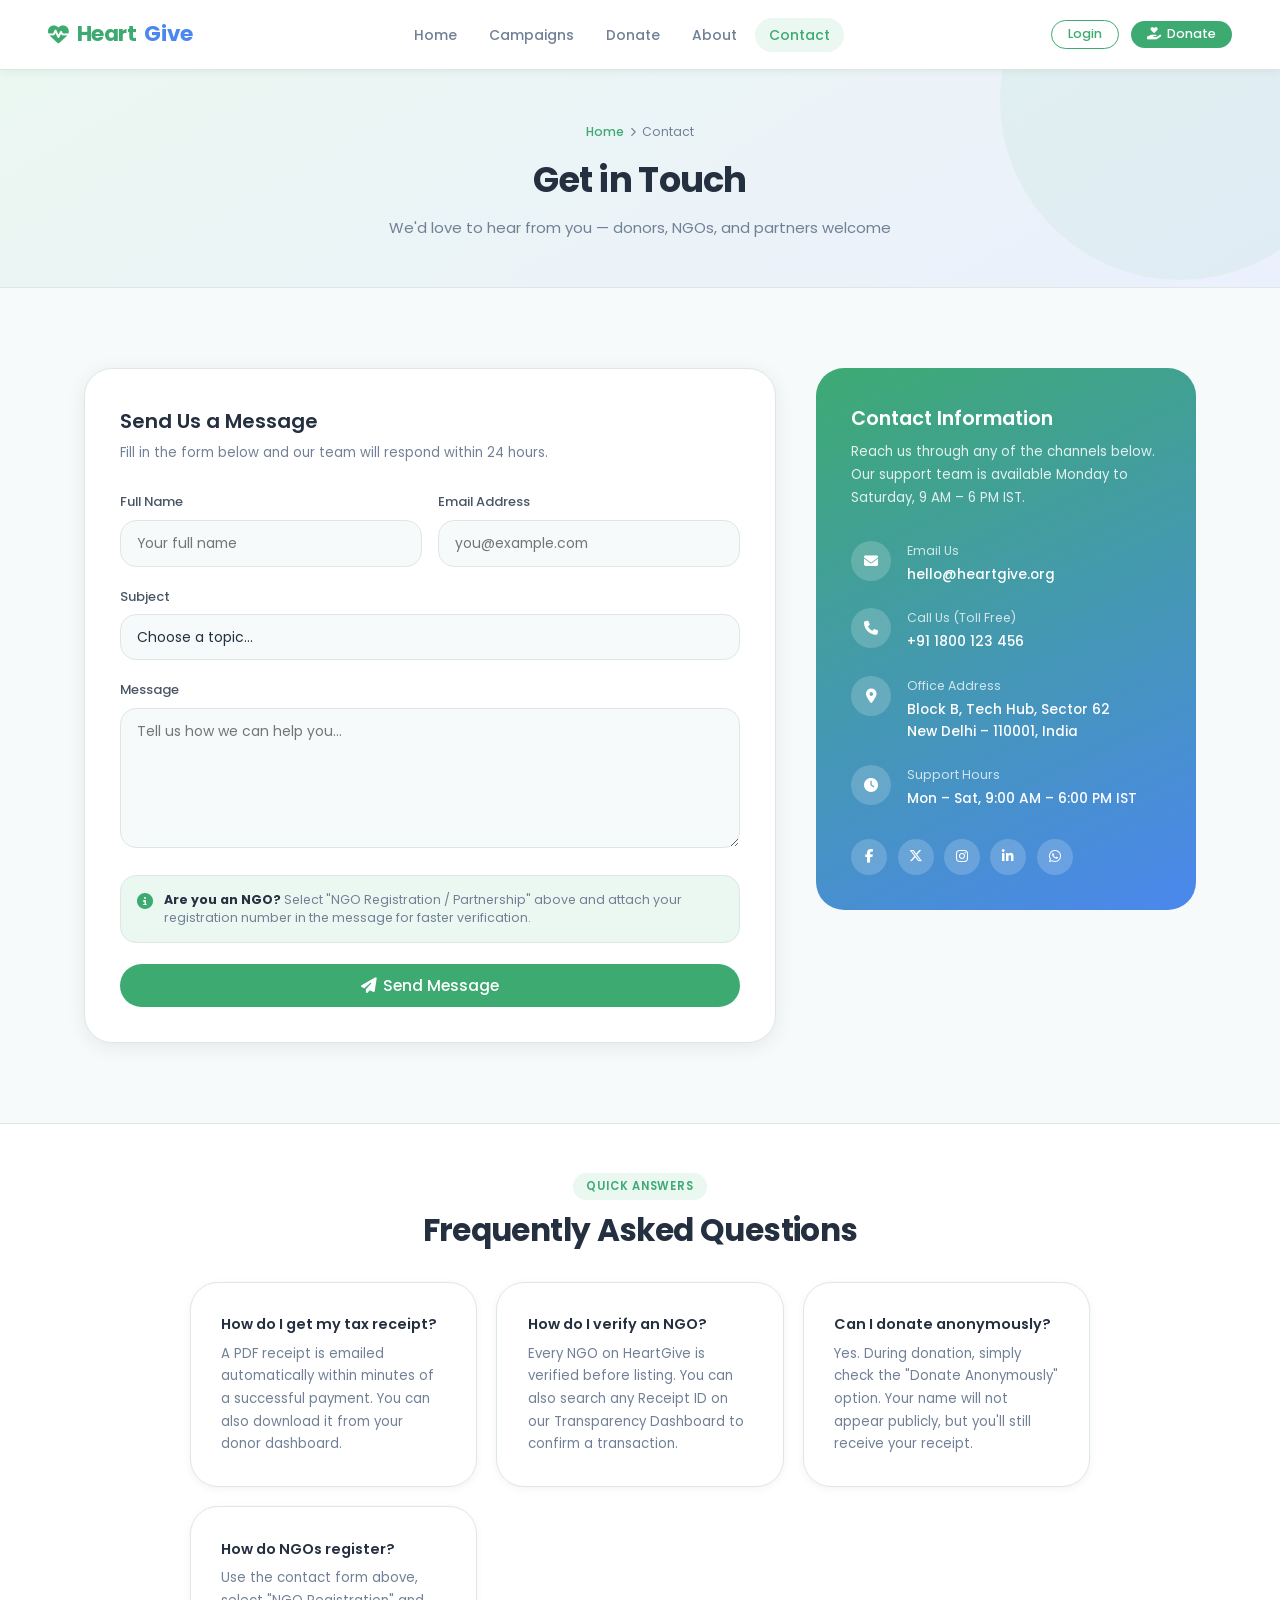
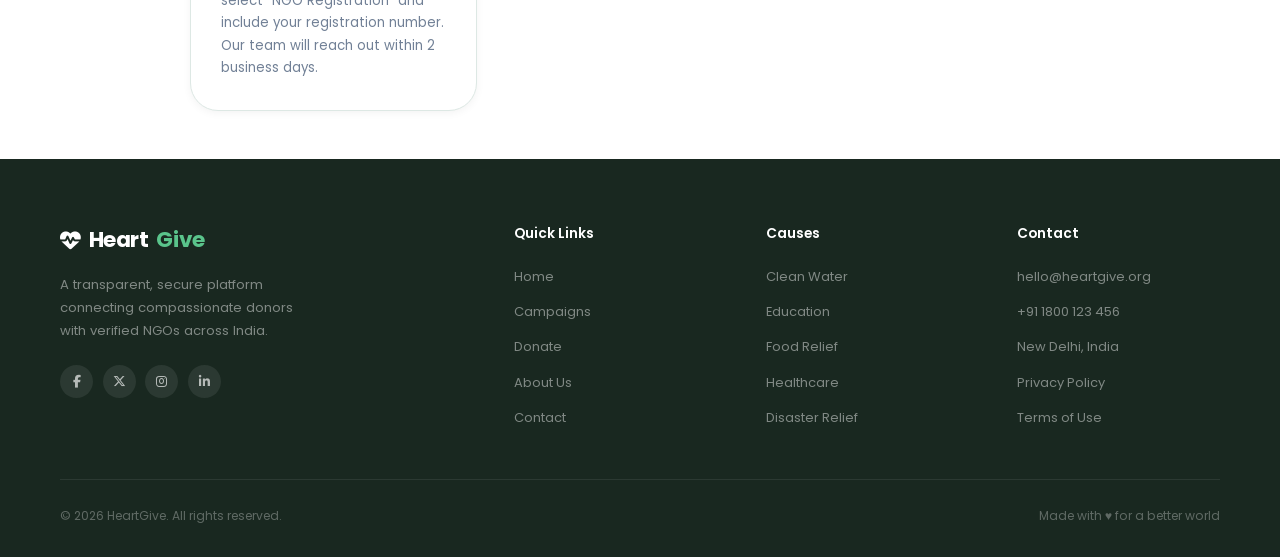
<file: contact.html>
<!DOCTYPE html>
<html lang="en">
<head>
  <meta charset="UTF-8">
  <meta name="viewport" content="width=device-width, initial-scale=1.0">
  <title>Contact – HeartGive</title>
  <link rel="stylesheet" href="style.css">
  <link rel="preconnect" href="https://fonts.googleapis.com">
  <link rel="preconnect" href="https://fonts.gstatic.com" crossorigin>
  <link rel="stylesheet" href="https://cdnjs.cloudflare.com/ajax/libs/font-awesome/6.4.0/css/all.min.css">
</head>
<body>

  <!-- ========== NAVBAR ========== -->
  <nav class="navbar">
    <a href="index.html" class="nav-logo">
      <i class="fa-solid fa-heart-pulse"></i>
      Heart<span class="logo-give">Give</span>
    </a>
    <ul class="nav-links">
      <li><a href="index.html">Home</a></li>
      <li><a href="campaigns.html">Campaigns</a></li>
      <li><a href="donate.html">Donate</a></li>
      <li><a href="about.html">About</a></li>
      <li><a href="contact.html" class="active">Contact</a></li>
    </ul>
    <div class="nav-actions">
      <a href="#" class="btn btn-outline btn-sm">Login</a>
      <a href="donate.html" class="btn btn-primary btn-sm">
        <i class="fa-solid fa-hand-holding-heart"></i> Donate
      </a>
    </div>
  </nav>

  <!-- ========== PAGE HEADER ========== -->
  <div class="page-header">
    <div class="breadcrumb">
      <a href="index.html">Home</a>
      <i class="fa-solid fa-chevron-right"></i>
      Contact
    </div>
    <h1>Get in Touch</h1>
    <p>We'd love to hear from you — donors, NGOs, and partners welcome</p>
  </div>

  <!-- ========== CONTACT SECTION ========== -->
  <section class="section">
    <div class="container">
      <div class="contact-layout">

        <!-- Contact Form -->
        <div class="form-card">
          <h2>Send Us a Message</h2>
          <p class="form-subtitle">Fill in the form below and our team will respond within 24 hours.</p>

          <form>
            <div class="form-row">
              <div class="form-group">
                <label for="cname">Full Name</label>
                <input type="text" id="cname" placeholder="Your full name" required>
              </div>
              <div class="form-group">
                <label for="cemail">Email Address</label>
                <input type="email" id="cemail" placeholder="you@example.com" required>
              </div>
            </div>

            <div class="form-group">
              <label for="subject">Subject</label>
              <select id="subject">
                <option value="" disabled selected>Choose a topic…</option>
                <option>General Inquiry</option>
                <option>NGO Registration / Partnership</option>
                <option>Donation Support</option>
                <option>Technical Issue</option>
                <option>Report Fraudulent Activity</option>
                <option>Media &amp; Press</option>
              </select>
            </div>

            <div class="form-group">
              <label for="cmsg">Message</label>
              <textarea id="cmsg" placeholder="Tell us how we can help you…" style="min-height: 140px;" required></textarea>
            </div>

            <!-- NGO registration note -->
            <div style="
              background: var(--primary-bg);
              border: 1px solid var(--border);
              border-radius: var(--radius-md);
              padding: 0.9rem 1rem;
              margin-bottom: 1.3rem;
              display: flex;
              align-items: flex-start;
              gap: 0.65rem;
            ">
              <i class="fa-solid fa-circle-info" style="color: var(--primary); margin-top: 0.18rem; flex-shrink: 0;"></i>
              <p style="font-size: 0.78rem; color: var(--text-gray); line-height: 1.5; margin: 0;">
                <strong style="color: var(--text-dark);">Are you an NGO?</strong>
                Select "NGO Registration / Partnership" above and attach your registration number in the message for faster verification.
              </p>
            </div>

            <button type="submit" class="btn btn-primary btn-lg" style="width: 100%; justify-content: center;">
              <i class="fa-solid fa-paper-plane"></i> Send Message
            </button>
          </form>
        </div>

        <!-- Contact Info Card -->
        <div class="contact-info-card">
          <h3>Contact Information</h3>
          <p>Reach us through any of the channels below. Our support team is available Monday to Saturday, 9 AM – 6 PM IST.</p>

          <div class="contact-item">
            <div class="contact-icon">
              <i class="fa-solid fa-envelope"></i>
            </div>
            <div>
              <h5>Email Us</h5>
              <p>hello@heartgive.org</p>
            </div>
          </div>

          <div class="contact-item">
            <div class="contact-icon">
              <i class="fa-solid fa-phone"></i>
            </div>
            <div>
              <h5>Call Us (Toll Free)</h5>
              <p>+91 1800 123 456</p>
            </div>
          </div>

          <div class="contact-item">
            <div class="contact-icon">
              <i class="fa-solid fa-location-dot"></i>
            </div>
            <div>
              <h5>Office Address</h5>
              <p>Block B, Tech Hub, Sector 62<br>New Delhi – 110001, India</p>
            </div>
          </div>

          <div class="contact-item">
            <div class="contact-icon">
              <i class="fa-solid fa-clock"></i>
            </div>
            <div>
              <h5>Support Hours</h5>
              <p>Mon – Sat, 9:00 AM – 6:00 PM IST</p>
            </div>
          </div>

          <div class="contact-socials">
            <a href="#" class="c-social"><i class="fa-brands fa-facebook-f"></i></a>
            <a href="#" class="c-social"><i class="fa-brands fa-x-twitter"></i></a>
            <a href="#" class="c-social"><i class="fa-brands fa-instagram"></i></a>
            <a href="#" class="c-social"><i class="fa-brands fa-linkedin-in"></i></a>
            <a href="#" class="c-social"><i class="fa-brands fa-whatsapp"></i></a>
          </div>
        </div>

      </div>
    </div>
  </section>

  <!-- ========== FAQ STRIP ========== -->
  <section class="section-sm" style="background: white; border-top: 1px solid var(--border);">
    <div class="container">
      <div class="section-header" style="margin-bottom: 2rem;">
        <span class="section-label">Quick Answers</span>
        <h2>Frequently Asked Questions</h2>
      </div>

      <div style="display: grid; grid-template-columns: repeat(auto-fit, minmax(280px, 1fr)); gap: 1.2rem; max-width: 900px; margin: 0 auto;">

        <div class="mv-card">
          <h3 style="font-size: 0.9rem; margin-bottom: 0.4rem;">How do I get my tax receipt?</h3>
          <p>A PDF receipt is emailed automatically within minutes of a successful payment. You can also download it from your donor dashboard.</p>
        </div>

        <div class="mv-card">
          <h3 style="font-size: 0.9rem; margin-bottom: 0.4rem;">How do I verify an NGO?</h3>
          <p>Every NGO on HeartGive is verified before listing. You can also search any Receipt ID on our Transparency Dashboard to confirm a transaction.</p>
        </div>

        <div class="mv-card">
          <h3 style="font-size: 0.9rem; margin-bottom: 0.4rem;">Can I donate anonymously?</h3>
          <p>Yes. During donation, simply check the "Donate Anonymously" option. Your name will not appear publicly, but you'll still receive your receipt.</p>
        </div>

        <div class="mv-card">
          <h3 style="font-size: 0.9rem; margin-bottom: 0.4rem;">How do NGOs register?</h3>
          <p>Use the contact form above, select "NGO Registration" and include your registration number. Our team will reach out within 2 business days.</p>
        </div>

      </div>
    </div>
  </section>

  <!-- ========== FOOTER ========== -->
  <footer>
    <div class="footer-inner">
      <div class="footer-top">
        <div class="footer-brand">
          <a href="index.html" class="nav-logo">
            <i class="fa-solid fa-heart-pulse"></i>
            Heart<span class="logo-give" style="color: var(--primary-light)">Give</span>
          </a>
          <p>A transparent, secure platform connecting compassionate donors with verified NGOs across India.</p>
          <div class="footer-social">
            <a href="#" class="f-social-btn"><i class="fa-brands fa-facebook-f"></i></a>
            <a href="#" class="f-social-btn"><i class="fa-brands fa-x-twitter"></i></a>
            <a href="#" class="f-social-btn"><i class="fa-brands fa-instagram"></i></a>
            <a href="#" class="f-social-btn"><i class="fa-brands fa-linkedin-in"></i></a>
          </div>
        </div>
        <div class="footer-col">
          <h4>Quick Links</h4>
          <ul>
            <li><a href="index.html">Home</a></li>
            <li><a href="campaigns.html">Campaigns</a></li>
            <li><a href="donate.html">Donate</a></li>
            <li><a href="about.html">About Us</a></li>
            <li><a href="contact.html">Contact</a></li>
          </ul>
        </div>
        <div class="footer-col">
          <h4>Causes</h4>
          <ul>
            <li><a href="campaigns.html">Clean Water</a></li>
            <li><a href="campaigns.html">Education</a></li>
            <li><a href="campaigns.html">Food Relief</a></li>
            <li><a href="campaigns.html">Healthcare</a></li>
            <li><a href="campaigns.html">Disaster Relief</a></li>
          </ul>
        </div>
        <div class="footer-col">
          <h4>Contact</h4>
          <ul>
            <li><a href="mailto:hello@heartgive.org">hello@heartgive.org</a></li>
            <li><a href="tel:+911800123456">+91 1800 123 456</a></li>
            <li><a href="#">New Delhi, India</a></li>
            <li><a href="#">Privacy Policy</a></li>
            <li><a href="#">Terms of Use</a></li>
          </ul>
        </div>
      </div>
      <div class="footer-bottom">
        <span>&copy; 2026 HeartGive. All rights reserved.</span>
        <span>Made with &hearts; for a better world</span>
      </div>
    </div>
  </footer>

</body>
</html>
</file>
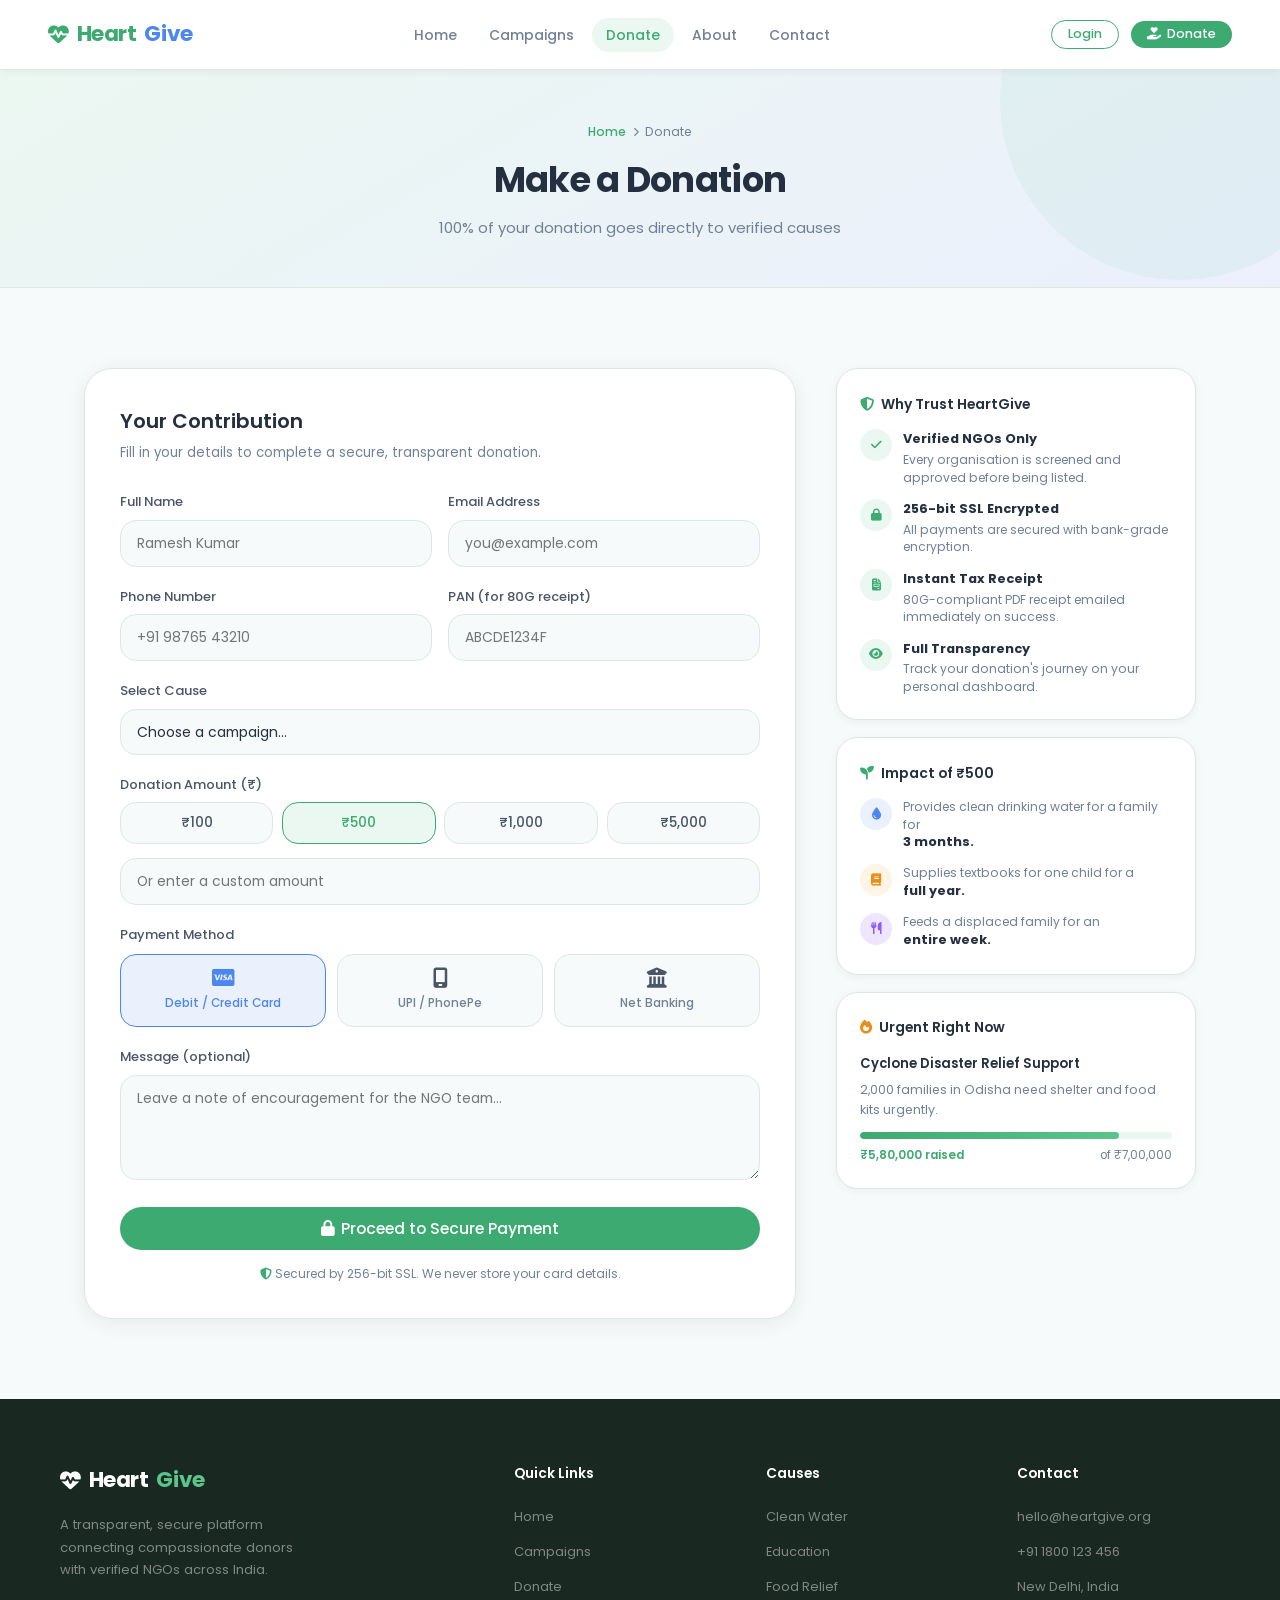
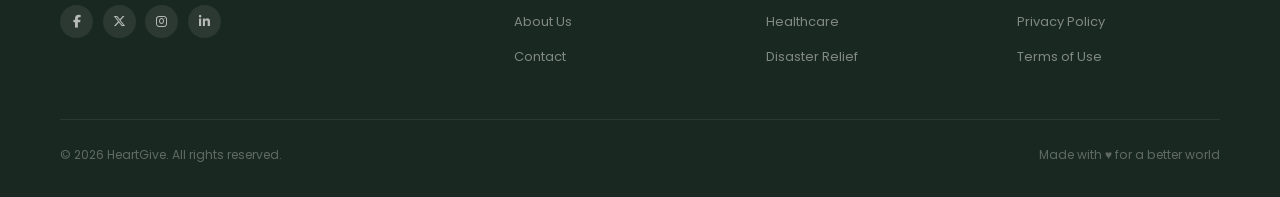
<file: donate.html>
<!DOCTYPE html>
<html lang="en">
<head>
  <meta charset="UTF-8">
  <meta name="viewport" content="width=device-width, initial-scale=1.0">
  <title>Donate – HeartGive</title>
  <link rel="stylesheet" href="style.css">
  <link rel="preconnect" href="https://fonts.googleapis.com">
  <link rel="preconnect" href="https://fonts.gstatic.com" crossorigin>
  <link rel="stylesheet" href="https://cdnjs.cloudflare.com/ajax/libs/font-awesome/6.4.0/css/all.min.css">
</head>
<body>

  <!-- ========== NAVBAR ========== -->
  <nav class="navbar">
    <a href="index.html" class="nav-logo">
      <i class="fa-solid fa-heart-pulse"></i>
      Heart<span class="logo-give">Give</span>
    </a>
    <ul class="nav-links">
      <li><a href="index.html">Home</a></li>
      <li><a href="campaigns.html">Campaigns</a></li>
      <li><a href="donate.html" class="active">Donate</a></li>
      <li><a href="about.html">About</a></li>
      <li><a href="contact.html">Contact</a></li>
    </ul>
    <div class="nav-actions">
      <a href="#" class="btn btn-outline btn-sm">Login</a>
      <a href="donate.html" class="btn btn-primary btn-sm">
        <i class="fa-solid fa-hand-holding-heart"></i> Donate
      </a>
    </div>
  </nav>

  <!-- ========== PAGE HEADER ========== -->
  <div class="page-header">
    <div class="breadcrumb">
      <a href="index.html">Home</a>
      <i class="fa-solid fa-chevron-right"></i>
      Donate
    </div>
    <h1>Make a Donation</h1>
    <p>100% of your donation goes directly to verified causes</p>
  </div>

  <!-- ========== DONATE FORM ========== -->
  <section class="section">
    <div class="container">
      <div class="donate-layout">

        <!-- Main Form -->
        <div class="form-card">
          <h2>Your Contribution</h2>
          <p class="form-subtitle">Fill in your details to complete a secure, transparent donation.</p>

          <form>
            <!-- Personal Details -->
            <div class="form-row">
              <div class="form-group">
                <label for="fname">Full Name</label>
                <input type="text" id="fname" placeholder="Ramesh Kumar" required>
              </div>
              <div class="form-group">
                <label for="email">Email Address</label>
                <input type="email" id="email" placeholder="you@example.com" required>
              </div>
            </div>

            <div class="form-row">
              <div class="form-group">
                <label for="phone">Phone Number</label>
                <input type="tel" id="phone" placeholder="+91 98765 43210">
              </div>
              <div class="form-group">
                <label for="pan">PAN (for 80G receipt)</label>
                <input type="text" id="pan" placeholder="ABCDE1234F">
              </div>
            </div>

            <!-- Cause -->
            <div class="form-group">
              <label for="cause">Select Cause</label>
              <select id="cause" required>
                <option value="" disabled selected>Choose a campaign…</option>
                <option value="water">Clean Water for Rural Villages</option>
                <option value="edu">Education for Every Child</option>
                <option value="food">Emergency Food Relief Drive</option>
                <option value="health">Children's Healthcare Fund</option>
                <option value="disaster">Cyclone Disaster Relief Support</option>
                <option value="winter">Winter Warmth Drive 2026</option>
              </select>
            </div>

            <!-- Amount Presets -->
            <div class="form-group">
              <label>Donation Amount (₹)</label>
              <div class="amount-presets">
                <button type="button" class="amount-btn">₹100</button>
                <button type="button" class="amount-btn selected">₹500</button>
                <button type="button" class="amount-btn">₹1,000</button>
                <button type="button" class="amount-btn">₹5,000</button>
              </div>
              <input type="number" id="custom-amount" placeholder="Or enter a custom amount" min="10" style="margin-top: 0;">
            </div>

            <!-- Payment Method -->
            <div class="form-group">
              <label>Payment Method</label>
              <div class="payment-methods">
                <div class="pay-option selected">
                  <i class="fa-brands fa-cc-visa"></i>
                  Debit / Credit Card
                </div>
                <div class="pay-option">
                  <i class="fa-solid fa-mobile-screen"></i>
                  UPI / PhonePe
                </div>
                <div class="pay-option">
                  <i class="fa-solid fa-building-columns"></i>
                  Net Banking
                </div>
              </div>
            </div>

            <!-- Optional Message -->
            <div class="form-group">
              <label for="msg">Message (optional)</label>
              <textarea id="msg" placeholder="Leave a note of encouragement for the NGO team…"></textarea>
            </div>

            <button type="submit" class="btn btn-primary btn-lg" style="width: 100%; justify-content: center;">
              <i class="fa-solid fa-lock"></i> Proceed to Secure Payment
            </button>

            <p style="font-size: 0.75rem; color: var(--text-gray); text-align: center; margin-top: 0.85rem;">
              <i class="fa-solid fa-shield-halved" style="color: var(--primary);"></i>
              Secured by 256-bit SSL. We never store your card details.
            </p>
          </form>
        </div>

        <!-- Sidebar -->
        <div class="donate-sidebar">

          <!-- Trust Indicators -->
          <div class="sidebar-card">
            <h4><i class="fa-solid fa-shield-halved" style="color: var(--primary); margin-right: 0.4rem;"></i>Why Trust HeartGive</h4>
            <div class="trust-item">
              <div class="trust-icon"><i class="fa-solid fa-check"></i></div>
              <div>
                <strong>Verified NGOs Only</strong>
                <p>Every organisation is screened and approved before being listed.</p>
              </div>
            </div>
            <div class="trust-item">
              <div class="trust-icon"><i class="fa-solid fa-lock"></i></div>
              <div>
                <strong>256-bit SSL Encrypted</strong>
                <p>All payments are secured with bank-grade encryption.</p>
              </div>
            </div>
            <div class="trust-item">
              <div class="trust-icon"><i class="fa-solid fa-file-invoice"></i></div>
              <div>
                <strong>Instant Tax Receipt</strong>
                <p>80G-compliant PDF receipt emailed immediately on success.</p>
              </div>
            </div>
            <div class="trust-item">
              <div class="trust-icon"><i class="fa-solid fa-eye"></i></div>
              <div>
                <strong>Full Transparency</strong>
                <p>Track your donation's journey on your personal dashboard.</p>
              </div>
            </div>
          </div>

          <!-- Impact Preview -->
          <div class="sidebar-card">
            <h4><i class="fa-solid fa-seedling" style="color: var(--primary); margin-right: 0.4rem;"></i>Impact of ₹500</h4>
            <div class="trust-item" style="margin-bottom: 0.7rem;">
              <div class="trust-icon" style="background: var(--secondary-bg); color: var(--secondary);">
                <i class="fa-solid fa-droplet"></i>
              </div>
              <p>Provides clean drinking water for a family for <strong style="color: var(--text-dark);">3 months.</strong></p>
            </div>
            <div class="trust-item" style="margin-bottom: 0.7rem;">
              <div class="trust-icon" style="background: #FFF4E5; color: #E88E1A;">
                <i class="fa-solid fa-book"></i>
              </div>
              <p>Supplies textbooks for one child for a <strong style="color: var(--text-dark);">full year.</strong></p>
            </div>
            <div class="trust-item" style="margin-bottom: 0;">
              <div class="trust-icon" style="background: #F0E5FF; color: #8B5CF6;">
                <i class="fa-solid fa-utensils"></i>
              </div>
              <p>Feeds a displaced family for an <strong style="color: var(--text-dark);">entire week.</strong></p>
            </div>
          </div>

          <!-- Current Campaign Progress -->
          <div class="sidebar-card">
            <h4><i class="fa-solid fa-fire" style="color: #E88E1A; margin-right: 0.4rem;"></i>Urgent Right Now</h4>
            <p style="font-size: 0.82rem; font-weight: 600; color: var(--text-dark); margin-bottom: 0.35rem;">Cyclone Disaster Relief Support</p>
            <p style="font-size: 0.78rem; color: var(--text-gray); margin-bottom: 0.8rem;">2,000 families in Odisha need shelter and food kits urgently.</p>
            <div class="progress-bar" style="margin-bottom: 0.4rem;">
              <div class="progress-fill" style="width: 83%;"></div>
            </div>
            <div style="display:flex; justify-content:space-between; font-size: 0.74rem;">
              <span style="color: var(--primary); font-weight: 600;">₹5,80,000 raised</span>
              <span style="color: var(--text-gray);">of ₹7,00,000</span>
            </div>
          </div>

        </div>
      </div>
    </div>
  </section>

  <!-- ========== FOOTER ========== -->
  <footer>
    <div class="footer-inner">
      <div class="footer-top">
        <div class="footer-brand">
          <a href="index.html" class="nav-logo">
            <i class="fa-solid fa-heart-pulse"></i>
            Heart<span class="logo-give" style="color: var(--primary-light)">Give</span>
          </a>
          <p>A transparent, secure platform connecting compassionate donors with verified NGOs across India.</p>
          <div class="footer-social">
            <a href="#" class="f-social-btn"><i class="fa-brands fa-facebook-f"></i></a>
            <a href="#" class="f-social-btn"><i class="fa-brands fa-x-twitter"></i></a>
            <a href="#" class="f-social-btn"><i class="fa-brands fa-instagram"></i></a>
            <a href="#" class="f-social-btn"><i class="fa-brands fa-linkedin-in"></i></a>
          </div>
        </div>
        <div class="footer-col">
          <h4>Quick Links</h4>
          <ul>
            <li><a href="index.html">Home</a></li>
            <li><a href="campaigns.html">Campaigns</a></li>
            <li><a href="donate.html">Donate</a></li>
            <li><a href="about.html">About Us</a></li>
            <li><a href="contact.html">Contact</a></li>
          </ul>
        </div>
        <div class="footer-col">
          <h4>Causes</h4>
          <ul>
            <li><a href="campaigns.html">Clean Water</a></li>
            <li><a href="campaigns.html">Education</a></li>
            <li><a href="campaigns.html">Food Relief</a></li>
            <li><a href="campaigns.html">Healthcare</a></li>
            <li><a href="campaigns.html">Disaster Relief</a></li>
          </ul>
        </div>
        <div class="footer-col">
          <h4>Contact</h4>
          <ul>
            <li><a href="mailto:hello@heartgive.org">hello@heartgive.org</a></li>
            <li><a href="tel:+911800123456">+91 1800 123 456</a></li>
            <li><a href="#">New Delhi, India</a></li>
            <li><a href="#">Privacy Policy</a></li>
            <li><a href="#">Terms of Use</a></li>
          </ul>
        </div>
      </div>
      <div class="footer-bottom">
        <span>&copy; 2026 HeartGive. All rights reserved.</span>
        <span>Made with &hearts; for a better world</span>
      </div>
    </div>
  </footer>

</body>
</html>
</file>
<file: style.css>
/* =============================================
   HEARTGIVE – Online Donation Management System
   style.css | Main Stylesheet
   ============================================= */

/* ----------- Google Fonts ----------- */
@import url('https://fonts.googleapis.com/css2?family=Poppins:wght@300;400;500;600;700;800&display=swap');

/* ----------- CSS Variables ----------- */
:root {
  --primary:        #3DAA72;
  --primary-dark:   #2E8B5A;
  --primary-light:  #5AC48B;
  --primary-bg:     #EBF7F1;
  --secondary:      #4B87EE;
  --secondary-light:#6FA0F5;
  --secondary-bg:   #EBF0FD;

  --text-dark:      #243040;
  --text-mid:       #4A5568;
  --text-gray:      #718096;

  --bg:             #F6FAFA;
  --bg-white:       #FFFFFF;
  --border:         #DDE8E4;

  --shadow-sm:      0 2px 8px rgba(0,0,0,0.05);
  --shadow-md:      0 4px 20px rgba(0,0,0,0.07);
  --shadow-lg:      0 12px 40px rgba(0,0,0,0.10);

  --radius-sm:      10px;
  --radius-md:      16px;
  --radius-lg:      22px;
  --radius-xl:      28px;
  --radius-full:    999px;

  --transition:     all 0.28s ease;
  --nav-height:     70px;
}

/* ----------- Reset ----------- */
*, *::before, *::after { margin: 0; padding: 0; box-sizing: border-box; }
html { scroll-behavior: smooth; }
body {
  font-family: 'Poppins', sans-serif;
  background: var(--bg);
  color: var(--text-dark);
  line-height: 1.6;
  font-size: 16px;
  -webkit-font-smoothing: antialiased;
}
a    { text-decoration: none; color: inherit; }
img  { max-width: 100%; display: block; }
ul   { list-style: none; }
button, input, select, textarea { font-family: 'Poppins', sans-serif; }


/* =============================================
   NAVBAR
   ============================================= */

.navbar {
  height: var(--nav-height);
  background: rgba(255,255,255,0.97);
  backdrop-filter: blur(12px);
  -webkit-backdrop-filter: blur(12px);
  display: flex;
  align-items: center;
  justify-content: space-between;
  padding: 0 3rem;
  position: sticky;
  top: 0;
  z-index: 999;
  border-bottom: 1px solid var(--border);
  box-shadow: var(--shadow-sm);
}

.nav-logo {
  display: flex;
  align-items: center;
  gap: 0.5rem;
  font-size: 1.35rem;
  font-weight: 700;
  color: var(--primary);
  letter-spacing: -0.02em;
}
.nav-logo i { font-size: 1.3rem; }
.logo-give  { color: var(--secondary); }

.nav-links {
  display: flex;
  align-items: center;
  gap: 0.2rem;
}

.nav-links a {
  font-size: 0.87rem;
  font-weight: 500;
  color: var(--text-gray);
  padding: 0.45rem 0.9rem;
  border-radius: var(--radius-full);
  transition: var(--transition);
}
.nav-links a:hover,
.nav-links a.active {
  color: var(--primary);
  background: var(--primary-bg);
}

.nav-actions {
  display: flex;
  align-items: center;
  gap: 0.7rem;
}


/* =============================================
   BUTTONS
   ============================================= */

.btn {
  display: inline-flex;
  align-items: center;
  gap: 0.4rem;
  padding: 0.62rem 1.4rem;
  border-radius: var(--radius-full);
  font-size: 0.87rem;
  font-weight: 500;
  border: none;
  cursor: pointer;
  transition: var(--transition);
  text-decoration: none;
  white-space: nowrap;
  line-height: 1;
}
.btn-sm  { padding: 0.45rem 1rem;  font-size: 0.79rem; }
.btn-lg  { padding: 0.85rem 2rem;  font-size: 0.98rem; }

.btn-primary { background: var(--primary); color: #fff; }
.btn-primary:hover {
  background: var(--primary-dark);
  transform: translateY(-2px);
  box-shadow: 0 6px 18px rgba(61,170,114,0.35);
}

.btn-outline {
  background: transparent;
  color: var(--primary);
  border: 1.5px solid var(--primary);
}
.btn-outline:hover {
  background: var(--primary);
  color: #fff;
  transform: translateY(-2px);
}

.btn-secondary { background: var(--secondary); color: #fff; }
.btn-secondary:hover {
  background: var(--secondary-light);
  transform: translateY(-2px);
  box-shadow: 0 6px 18px rgba(75,135,238,0.35);
}

.btn-ghost {
  background: white;
  color: var(--text-mid);
  border: 1.5px solid var(--border);
}
.btn-ghost:hover {
  border-color: var(--primary);
  color: var(--primary);
  transform: translateY(-2px);
}

.btn-white {
  background: white;
  color: var(--primary);
  font-weight: 600;
}
.btn-white:hover {
  background: var(--primary-bg);
  transform: translateY(-2px);
  box-shadow: 0 8px 20px rgba(0,0,0,0.15);
}


/* =============================================
   LAYOUT HELPERS
   ============================================= */

.container  { max-width: 1160px; margin: 0 auto; padding: 0 1.5rem; }
.section    { padding: 5rem 0; }
.section-sm { padding: 3rem 0; }

.section-label {
  display: inline-block;
  background: var(--primary-bg);
  color: var(--primary);
  font-size: 0.71rem;
  font-weight: 600;
  letter-spacing: 0.07em;
  text-transform: uppercase;
  padding: 0.28rem 0.85rem;
  border-radius: var(--radius-full);
  margin-bottom: 0.7rem;
}

.section-header {
  text-align: center;
  margin-bottom: 3rem;
}
.section-header h2 {
  font-size: 1.95rem;
  font-weight: 700;
  color: var(--text-dark);
  line-height: 1.25;
  margin-bottom: 0.55rem;
  letter-spacing: -0.02em;
}
.section-header p {
  color: var(--text-gray);
  font-size: 0.93rem;
  max-width: 500px;
  margin: 0 auto;
  line-height: 1.75;
}


/* =============================================
   HERO  (index.html)
   ============================================= */

.hero {
  padding: 6rem 1.5rem 4.5rem;
  text-align: center;
  position: relative;
  overflow: hidden;
  background: linear-gradient(155deg, var(--primary-bg) 0%, #fff 45%, var(--secondary-bg) 100%);
}

/* Soft decorative blobs */
.hero-blob {
  position: absolute;
  border-radius: 50%;
  pointer-events: none;
  opacity: 0.11;
}
.hero-blob-1 { width: 520px; height: 520px; background: var(--primary);   top: -210px;  right: -110px; }
.hero-blob-2 { width: 380px; height: 380px; background: var(--secondary); bottom:-160px; left:  -90px; }

.hero-content {
  max-width: 680px;
  margin: 0 auto;
  position: relative;
  z-index: 1;
}

.hero-badge {
  display: inline-flex;
  align-items: center;
  gap: 0.4rem;
  background: white;
  border: 1px solid var(--border);
  color: var(--primary);
  padding: 0.32rem 0.85rem;
  border-radius: var(--radius-full);
  font-size: 0.77rem;
  font-weight: 600;
  margin-bottom: 1.5rem;
  box-shadow: var(--shadow-sm);
}
.hero-badge i { font-size: 0.72rem; }

.hero h1 {
  font-size: 3.1rem;
  font-weight: 800;
  line-height: 1.18;
  letter-spacing: -0.03em;
  color: var(--text-dark);
  margin-bottom: 1.1rem;
}

.gradient-text {
  background: linear-gradient(130deg, var(--primary) 0%, var(--secondary) 100%);
  -webkit-background-clip: text;
  -webkit-text-fill-color: transparent;
  background-clip: text;
}

.hero p {
  font-size: 1.02rem;
  color: var(--text-gray);
  margin-bottom: 2.2rem;
  line-height: 1.8;
}

.hero-actions {
  display: flex;
  justify-content: center;
  gap: 0.85rem;
  flex-wrap: wrap;
  margin-bottom: 3rem;
}

/* Stats pill */
.hero-stats {
  display: inline-flex;
  gap: 2.5rem;
  background: white;
  border-radius: var(--radius-xl);
  padding: 1.3rem 2.4rem;
  box-shadow: var(--shadow-md);
  border: 1px solid var(--border);
  flex-wrap: wrap;
  justify-content: center;
}
.hero-stat { text-align: center; }
.hero-stat-num {
  font-size: 1.55rem;
  font-weight: 700;
  color: var(--primary);
  line-height: 1;
}
.hero-stat-lbl {
  font-size: 0.7rem;
  color: var(--text-gray);
  margin-top: 0.2rem;
}


/* =============================================
   CAMPAIGN CARDS
   ============================================= */

.campaigns-grid {
  display: grid;
  grid-template-columns: repeat(auto-fill, minmax(320px, 1fr));
  gap: 1.75rem;
}

.campaign-card {
  background: var(--bg-white);
  border-radius: var(--radius-xl);
  overflow: hidden;
  box-shadow: var(--shadow-md);
  border: 1px solid var(--border);
  transition: var(--transition);
  display: flex;
  flex-direction: column;
}
.campaign-card:hover {
  transform: translateY(-7px);
  box-shadow: var(--shadow-lg);
}

/* --- Image with 4-edge soft blend --- */
.card-img {
  position: relative;
  height: 210px;
  overflow: hidden;
}

.card-img img {
  width: 100%;
  height: 100%;
  object-fit: cover;
  display: block;
  transition: transform 0.5s ease;
  /* Soft fade on all four edges */
  -webkit-mask-image:
    linear-gradient(to right,  transparent 0%, black 10%, black 90%, transparent 100%),
    linear-gradient(to bottom, transparent 0%, black  8%, black 86%, transparent 100%);
  -webkit-mask-composite: destination-in;
  mask-image:
    linear-gradient(to right,  transparent 0%, black 10%, black 90%, transparent 100%),
    linear-gradient(to bottom, transparent 0%, black  8%, black 86%, transparent 100%);
  mask-composite: intersect;
}
.campaign-card:hover .card-img img { transform: scale(1.06); }

.card-tag {
  position: absolute;
  top: 12px; left: 14px;
  background: rgba(255,255,255,0.92);
  backdrop-filter: blur(6px);
  color: var(--primary);
  font-size: 0.69rem;
  font-weight: 600;
  padding: 0.26rem 0.72rem;
  border-radius: var(--radius-full);
  z-index: 2;
}

/* --- Card Body --- */
.card-body {
  padding: 1.35rem 1.35rem 1rem;
  flex: 1;
  display: flex;
  flex-direction: column;
}
.card-body h3 {
  font-size: 0.97rem;
  font-weight: 600;
  color: var(--text-dark);
  margin-bottom: 0.4rem;
  line-height: 1.4;
}
.card-body p {
  font-size: 0.82rem;
  color: var(--text-gray);
  line-height: 1.65;
  flex: 1;
  margin-bottom: 1rem;
}

/* Progress Bar */
.progress-wrap { margin-bottom: 1rem; }
.progress-meta {
  display: flex;
  justify-content: space-between;
  font-size: 0.75rem;
  margin-bottom: 0.38rem;
}
.p-raised { font-weight: 600; color: var(--primary); }
.p-goal   { color: var(--text-gray); }

.progress-bar {
  height: 7px;
  background: var(--primary-bg);
  border-radius: var(--radius-full);
  overflow: hidden;
}
.progress-fill {
  height: 100%;
  border-radius: var(--radius-full);
  background: linear-gradient(90deg, var(--primary), var(--primary-light));
  transition: width 0.8s cubic-bezier(0.25,0.8,0.25,1);
}

.card-foot {
  display: flex;
  align-items: center;
  justify-content: space-between;
  padding-top: 0.85rem;
  border-top: 1px solid var(--border);
}
.donors-info { font-size: 0.75rem; color: var(--text-gray); }
.donors-info i { color: var(--secondary); margin-right: 0.3rem; }


/* =============================================
   HOW IT WORKS
   ============================================= */

.steps-grid {
  display: grid;
  grid-template-columns: repeat(auto-fit, minmax(210px, 1fr));
  gap: 1.6rem;
}

.step-card {
  background: white;
  border-radius: var(--radius-lg);
  padding: 2rem 1.4rem;
  text-align: center;
  border: 1px solid var(--border);
  box-shadow: var(--shadow-sm);
  transition: var(--transition);
}
.step-card:hover {
  transform: translateY(-5px);
  box-shadow: var(--shadow-md);
  border-color: var(--primary);
}

.step-icon {
  width: 60px;
  height: 60px;
  border-radius: 50%;
  background: var(--primary-bg);
  display: flex;
  align-items: center;
  justify-content: center;
  margin: 0 auto 1.1rem;
  font-size: 1.4rem;
  color: var(--primary);
  transition: var(--transition);
}
.step-card:hover .step-icon { background: var(--primary); color: white; }
.step-card h3 { font-size: 0.94rem; font-weight: 600; margin-bottom: 0.45rem; }
.step-card p  { font-size: 0.82rem; color: var(--text-gray); line-height: 1.65; }


/* =============================================
   CTA BANNER
   ============================================= */

.cta-banner {
  background: linear-gradient(135deg, var(--primary) 0%, var(--secondary) 100%);
  border-radius: var(--radius-xl);
  padding: 3.2rem 2.5rem;
  text-align: center;
  color: white;
  position: relative;
  overflow: hidden;
}
.cta-banner::before {
  content: '';
  position: absolute;
  width: 300px; height: 300px;
  border-radius: 50%;
  background: rgba(255,255,255,0.07);
  top: -100px; right: -80px;
}
.cta-banner::after {
  content: '';
  position: absolute;
  width: 220px; height: 220px;
  border-radius: 50%;
  background: rgba(255,255,255,0.07);
  bottom: -70px; left: -50px;
}
.cta-banner h2 {
  font-size: 1.75rem;
  font-weight: 700;
  margin-bottom: 0.7rem;
  letter-spacing: -0.02em;
  position: relative; z-index: 1;
}
.cta-banner p {
  opacity: 0.85;
  margin-bottom: 1.7rem;
  font-size: 0.93rem;
  position: relative; z-index: 1;
}
.cta-banner .btn { position: relative; z-index: 1; }


/* =============================================
   PAGE HEADER  (inner pages)
   ============================================= */

.page-header {
  background: linear-gradient(150deg, var(--primary-bg) 0%, var(--secondary-bg) 100%);
  padding: 3rem 1.5rem;
  text-align: center;
  border-bottom: 1px solid var(--border);
  position: relative;
  overflow: hidden;
}
.page-header::before {
  content: '';
  position: absolute;
  width: 360px; height: 360px;
  border-radius: 50%;
  background: var(--primary);
  opacity: 0.06;
  top: -150px; right: -80px;
}
.page-header h1 {
  font-size: 2.2rem;
  font-weight: 700;
  color: var(--text-dark);
  margin-bottom: 0.45rem;
  letter-spacing: -0.02em;
  position: relative; z-index: 1;
}
.page-header p {
  color: var(--text-gray);
  font-size: 0.93rem;
  position: relative; z-index: 1;
}

.breadcrumb {
  display: inline-flex;
  align-items: center;
  gap: 0.4rem;
  font-size: 0.77rem;
  color: var(--text-gray);
  margin-bottom: 0.65rem;
  position: relative; z-index: 1;
}
.breadcrumb a { color: var(--primary); font-weight: 500; }
.breadcrumb i { font-size: 0.58rem; }


/* =============================================
   DONATE PAGE
   ============================================= */

.donate-layout {
  display: grid;
  grid-template-columns: 1fr 360px;
  gap: 2.5rem;
  align-items: start;
}

.form-card {
  background: white;
  border-radius: var(--radius-xl);
  padding: 2.2rem;
  box-shadow: var(--shadow-md);
  border: 1px solid var(--border);
}
.form-card h2 {
  font-size: 1.25rem;
  font-weight: 600;
  margin-bottom: 0.35rem;
}
.form-subtitle {
  font-size: 0.83rem;
  color: var(--text-gray);
  margin-bottom: 1.8rem;
}

.form-row {
  display: grid;
  grid-template-columns: 1fr 1fr;
  gap: 1rem;
}

.form-group { margin-bottom: 1.25rem; }
.form-group label {
  display: block;
  font-size: 0.81rem;
  font-weight: 500;
  color: var(--text-mid);
  margin-bottom: 0.42rem;
}
.form-group input,
.form-group select,
.form-group textarea {
  width: 100%;
  padding: 0.75rem 1rem;
  border: 1.5px solid var(--border);
  border-radius: var(--radius-md);
  font-size: 0.87rem;
  color: var(--text-dark);
  background: var(--bg);
  transition: var(--transition);
  outline: none;
  appearance: none;
  -webkit-appearance: none;
}
.form-group input:focus,
.form-group select:focus,
.form-group textarea:focus {
  border-color: var(--primary);
  background: white;
  box-shadow: 0 0 0 3px rgba(61,170,114,0.1);
}
.form-group textarea { resize: vertical; min-height: 105px; }

/* Amount presets */
.amount-presets {
  display: grid;
  grid-template-columns: repeat(4, 1fr);
  gap: 0.55rem;
  margin-bottom: 0.9rem;
}
.amount-btn {
  padding: 0.62rem 0.4rem;
  border: 1.5px solid var(--border);
  border-radius: var(--radius-md);
  background: var(--bg);
  font-size: 0.85rem;
  font-weight: 500;
  color: var(--text-mid);
  cursor: pointer;
  transition: var(--transition);
  text-align: center;
}
.amount-btn.selected,
.amount-btn:hover {
  border-color: var(--primary);
  background: var(--primary-bg);
  color: var(--primary);
}

/* Payment methods */
.payment-methods {
  display: grid;
  grid-template-columns: repeat(3, 1fr);
  gap: 0.65rem;
  margin-top: 0.5rem;
}
.pay-option {
  display: flex;
  flex-direction: column;
  align-items: center;
  gap: 0.32rem;
  padding: 0.85rem 0.5rem;
  border: 1.5px solid var(--border);
  border-radius: var(--radius-md);
  cursor: pointer;
  transition: var(--transition);
  font-size: 0.74rem;
  color: var(--text-gray);
  font-weight: 500;
  background: var(--bg);
}
.pay-option i { font-size: 1.25rem; color: var(--text-mid); }
.pay-option:hover,
.pay-option.selected {
  border-color: var(--secondary);
  background: var(--secondary-bg);
  color: var(--secondary);
}
.pay-option:hover i,
.pay-option.selected i { color: var(--secondary); }

/* Donate sidebar */
.donate-sidebar { display: flex; flex-direction: column; gap: 1.1rem; }

.sidebar-card {
  background: white;
  border-radius: var(--radius-lg);
  padding: 1.45rem;
  box-shadow: var(--shadow-sm);
  border: 1px solid var(--border);
}
.sidebar-card h4 {
  font-size: 0.87rem;
  font-weight: 600;
  margin-bottom: 0.9rem;
  color: var(--text-dark);
}

.trust-item {
  display: flex;
  align-items: flex-start;
  gap: 0.7rem;
  margin-bottom: 0.8rem;
}
.trust-item:last-child { margin-bottom: 0; }
.trust-icon {
  width: 32px; height: 32px;
  border-radius: 50%;
  background: var(--primary-bg);
  display: flex;
  align-items: center;
  justify-content: center;
  color: var(--primary);
  font-size: 0.76rem;
  flex-shrink: 0;
}
.trust-item strong {
  display: block;
  font-size: 0.8rem;
  color: var(--text-dark);
  margin-bottom: 0.08rem;
}
.trust-item p { font-size: 0.76rem; color: var(--text-gray); line-height: 1.45; }


/* =============================================
   CAMPAIGNS PAGE  – filter bar
   ============================================= */

.campaigns-filter {
  display: flex;
  gap: 0.55rem;
  flex-wrap: wrap;
  margin-bottom: 2.4rem;
  justify-content: center;
}
.filter-btn {
  padding: 0.48rem 1.15rem;
  border: 1.5px solid var(--border);
  border-radius: var(--radius-full);
  background: white;
  font-size: 0.81rem;
  font-weight: 500;
  color: var(--text-gray);
  cursor: pointer;
  transition: var(--transition);
}
.filter-btn:hover,
.filter-btn.active {
  border-color: var(--primary);
  background: var(--primary-bg);
  color: var(--primary);
}


/* =============================================
   ABOUT PAGE
   ============================================= */

.about-hero-wrap {
  display: grid;
  grid-template-columns: 1fr 1fr;
  gap: 3.5rem;
  align-items: center;
}

.about-img-box {
  border-radius: var(--radius-xl);
  overflow: hidden;
  height: 380px;
  box-shadow: var(--shadow-lg);
  flex-shrink: 0;
}
.about-img-box img {
  width: 100%;
  height: 100%;
  object-fit: cover;
  /* Radial edge blend for standalone image */
  -webkit-mask-image: radial-gradient(ellipse 88% 88% at 50% 50%, black 55%, transparent 100%);
  mask-image: radial-gradient(ellipse 88% 88% at 50% 50%, black 55%, transparent 100%);
}

.about-text .section-label { display: inline-block; }
.about-text h2 {
  font-size: 2rem;
  font-weight: 700;
  line-height: 1.25;
  margin-bottom: 1rem;
  letter-spacing: -0.02em;
}
.about-text p {
  color: var(--text-gray);
  line-height: 1.8;
  margin-bottom: 0.9rem;
  font-size: 0.92rem;
}

.about-meta {
  display: flex;
  gap: 2rem;
  margin-top: 1.5rem;
  flex-wrap: wrap;
}
.about-meta-item strong {
  display: block;
  font-size: 1.45rem;
  font-weight: 700;
  color: var(--primary);
  line-height: 1;
}
.about-meta-item span { font-size: 0.76rem; color: var(--text-gray); }

/* Mission / Vision / Values grid */
.mv-grid {
  display: grid;
  grid-template-columns: repeat(auto-fit, minmax(240px, 1fr));
  gap: 1.5rem;
}

.mv-card {
  background: white;
  border-radius: var(--radius-xl);
  padding: 1.9rem;
  border: 1px solid var(--border);
  box-shadow: var(--shadow-sm);
  transition: var(--transition);
}
.mv-card:hover { box-shadow: var(--shadow-md); transform: translateY(-4px); }

.mv-icon {
  width: 48px; height: 48px;
  border-radius: var(--radius-md);
  display: flex; align-items: center; justify-content: center;
  font-size: 1.2rem;
  margin-bottom: 1.1rem;
}
.mv-card:nth-child(1) .mv-icon { background: var(--primary-bg);  color: var(--primary); }
.mv-card:nth-child(2) .mv-icon { background: var(--secondary-bg); color: var(--secondary); }
.mv-card:nth-child(3) .mv-icon { background: #FFF4E5; color: #E88E1A; }
.mv-card:nth-child(4) .mv-icon { background: #F0E5FF; color: #8B5CF6; }

.mv-card h3 { font-size: 0.97rem; font-weight: 600; margin-bottom: 0.55rem; }
.mv-card p  { font-size: 0.83rem; color: var(--text-gray); line-height: 1.7; }

/* Team */
.team-grid {
  display: grid;
  grid-template-columns: repeat(auto-fit, minmax(200px, 1fr));
  gap: 1.5rem;
}

.team-card {
  background: white;
  border-radius: var(--radius-xl);
  padding: 2rem 1.4rem 1.5rem;
  text-align: center;
  border: 1px solid var(--border);
  box-shadow: var(--shadow-sm);
  transition: var(--transition);
}
.team-card:hover { transform: translateY(-5px); box-shadow: var(--shadow-md); }

.team-avatar {
  width: 80px; height: 80px;
  border-radius: 50%;
  overflow: hidden;
  margin: 0 auto 1rem;
  border: 3px solid var(--primary-bg);
}
.team-avatar img {
  width: 100%; height: 100%;
  object-fit: cover;
  -webkit-mask-image: radial-gradient(circle, black 55%, transparent 100%);
  mask-image: radial-gradient(circle, black 55%, transparent 100%);
}
.team-card h4 { font-size: 0.92rem; font-weight: 600; margin-bottom: 0.2rem; }
.team-card span { font-size: 0.77rem; color: var(--primary); font-weight: 500; }
.team-card p { font-size: 0.78rem; color: var(--text-gray); margin-top: 0.6rem; line-height: 1.5; }


/* =============================================
   CONTACT PAGE
   ============================================= */

.contact-layout {
  display: grid;
  grid-template-columns: 1fr 380px;
  gap: 2.5rem;
  align-items: start;
}

.contact-info-card {
  background: linear-gradient(155deg, var(--primary) 0%, var(--secondary) 100%);
  border-radius: var(--radius-xl);
  padding: 2.2rem;
  color: white;
}
.contact-info-card h3 { font-size: 1.2rem; font-weight: 600; margin-bottom: 0.45rem; }
.contact-info-card > p { font-size: 0.83rem; opacity: 0.85; margin-bottom: 2rem; line-height: 1.7; }

.contact-item {
  display: flex;
  align-items: flex-start;
  gap: 1rem;
  margin-bottom: 1.4rem;
}
.contact-icon {
  width: 40px; height: 40px;
  border-radius: 50%;
  background: rgba(255,255,255,0.18);
  display: flex; align-items: center; justify-content: center;
  font-size: 0.88rem;
  flex-shrink: 0;
}
.contact-item h5 { font-size: 0.78rem; opacity: 0.75; margin-bottom: 0.18rem; font-weight: 400; }
.contact-item p  { font-size: 0.86rem; font-weight: 500; }

.contact-socials {
  display: flex;
  gap: 0.65rem;
  margin-top: 1.8rem;
}
.c-social {
  width: 36px; height: 36px;
  border-radius: 50%;
  background: rgba(255,255,255,0.18);
  display: flex; align-items: center; justify-content: center;
  color: white;
  font-size: 0.85rem;
  transition: var(--transition);
}
.c-social:hover { background: rgba(255,255,255,0.35); transform: translateY(-2px); }


/* =============================================
   FOOTER
   ============================================= */

footer {
  background: #192820;
  color: rgba(255,255,255,0.72);
  padding: 4rem 1.5rem 2rem;
}

.footer-inner { max-width: 1160px; margin: 0 auto; }

.footer-top {
  display: grid;
  grid-template-columns: 2fr 1fr 1fr 1fr;
  gap: 3rem;
  padding-bottom: 2.5rem;
  border-bottom: 1px solid rgba(255,255,255,0.08);
}

.footer-brand .nav-logo { color: white; margin-bottom: 1rem; }
.footer-brand p {
  font-size: 0.82rem;
  line-height: 1.75;
  opacity: 0.62;
  max-width: 240px;
  margin-bottom: 1.4rem;
}

.footer-social { display: flex; gap: 0.6rem; }
.f-social-btn {
  width: 33px; height: 33px;
  border-radius: 50%;
  background: rgba(255,255,255,0.08);
  display: flex; align-items: center; justify-content: center;
  color: rgba(255,255,255,0.65);
  font-size: 0.8rem;
  transition: var(--transition);
}
.f-social-btn:hover { background: var(--primary); color: white; transform: translateY(-2px); }

.footer-col h4 {
  font-size: 0.86rem;
  font-weight: 600;
  color: white;
  margin-bottom: 1.1rem;
}
.footer-col li { margin-bottom: 0.6rem; }
.footer-col a  { font-size: 0.81rem; opacity: 0.62; transition: var(--transition); }
.footer-col a:hover { opacity: 1; color: var(--primary-light); }

.footer-bottom {
  display: flex;
  justify-content: space-between;
  align-items: center;
  padding-top: 1.6rem;
  font-size: 0.76rem;
  opacity: 0.42;
  flex-wrap: wrap;
  gap: 0.4rem;
}


/* =============================================
   RESPONSIVE
   ============================================= */

@media (max-width: 1024px) {
  .navbar          { padding: 0 1.5rem; }
  .about-hero-wrap { grid-template-columns: 1fr; }
  .about-img-box   { height: 270px; }
  .donate-layout   { grid-template-columns: 1fr; }
  .contact-layout  { grid-template-columns: 1fr; }
  .footer-top      { grid-template-columns: 1fr 1fr; gap: 2rem; }
}

@media (max-width: 768px) {
  .hero h1       { font-size: 2.2rem; }
  .section       { padding: 3.5rem 0; }
  .nav-links     { display: none; }
  .navbar        { padding: 0 1rem; }
  .campaigns-grid{ grid-template-columns: 1fr; }
  .form-row      { grid-template-columns: 1fr; }
  .amount-presets{ grid-template-columns: repeat(2,1fr); }
  .payment-methods{grid-template-columns: repeat(2,1fr); }
  .mv-grid       { grid-template-columns: 1fr; }
}

@media (max-width: 480px) {
  .hero h1       { font-size: 1.8rem; }
  .footer-top    { grid-template-columns: 1fr; }
  .hero-stats    { gap: 1.4rem; padding: 1.1rem 1.4rem; }
  .hero-stat-num { font-size: 1.3rem; }
}
</file>
